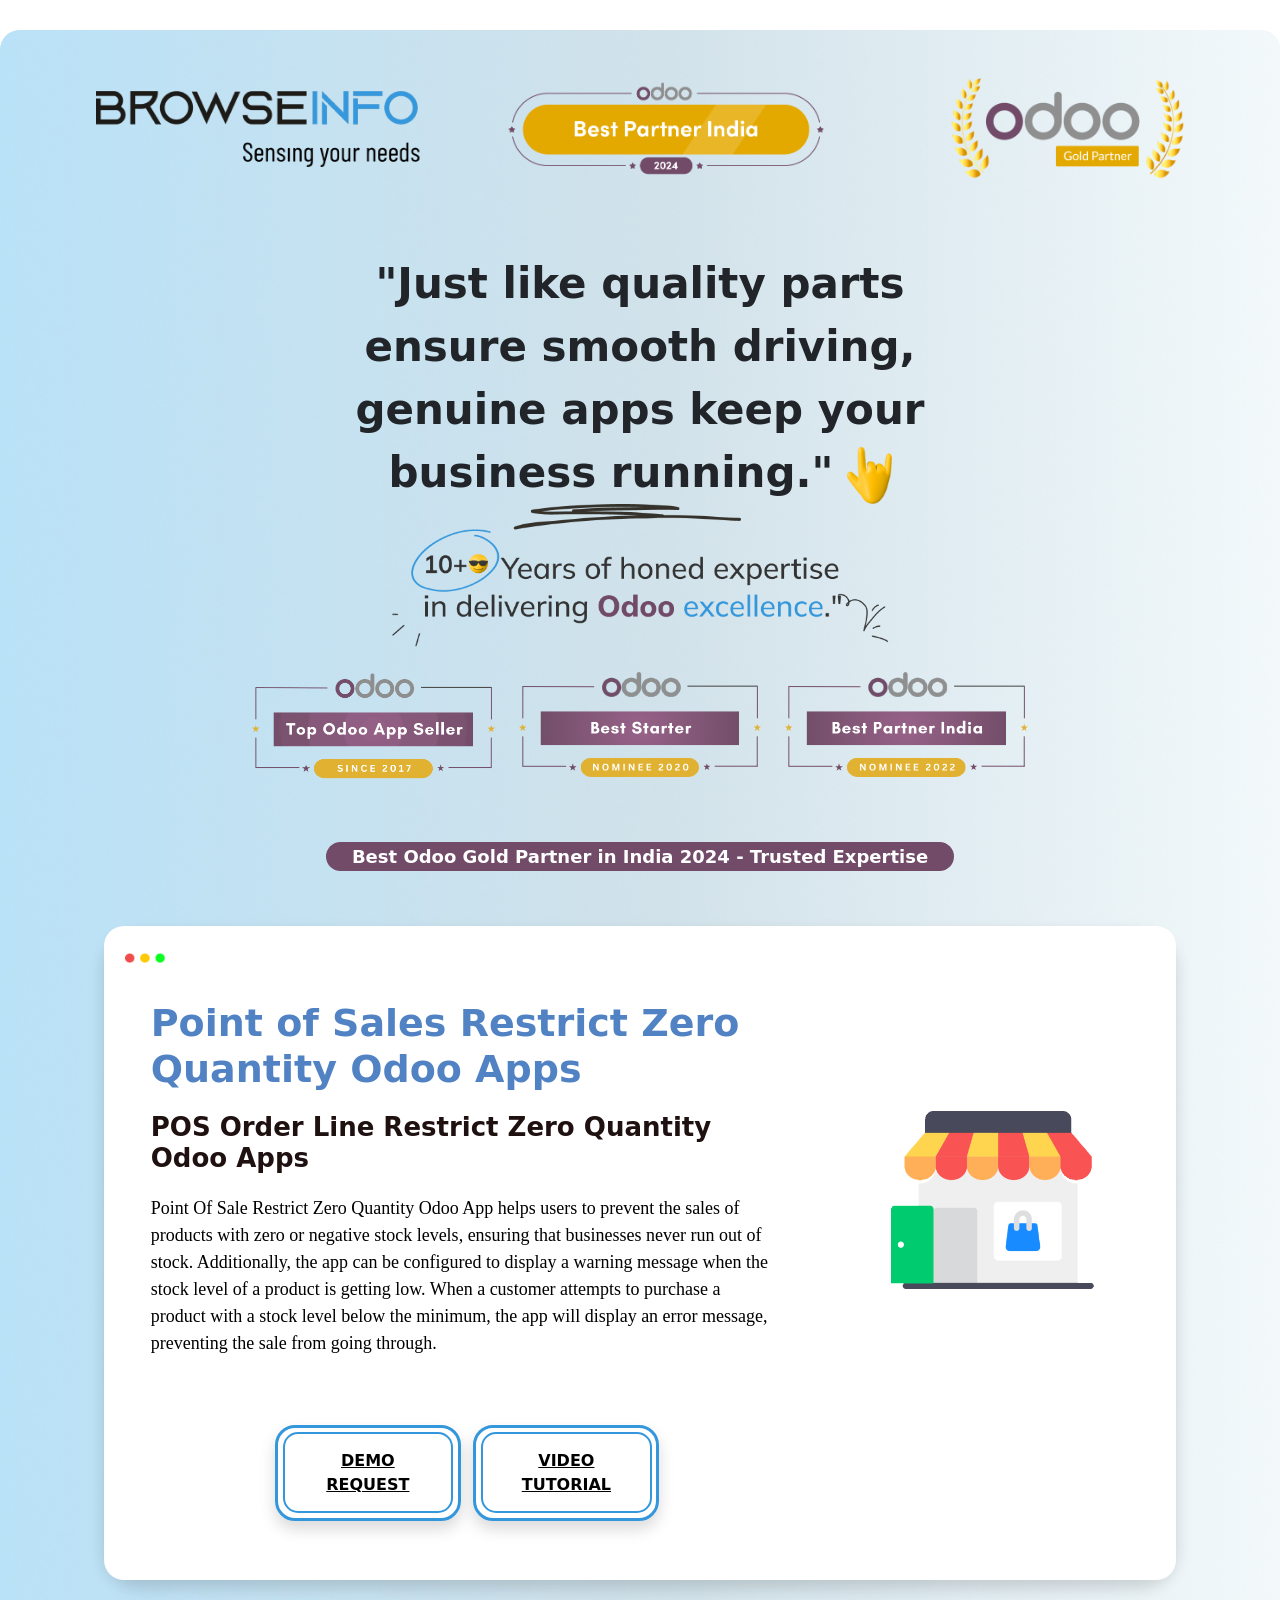
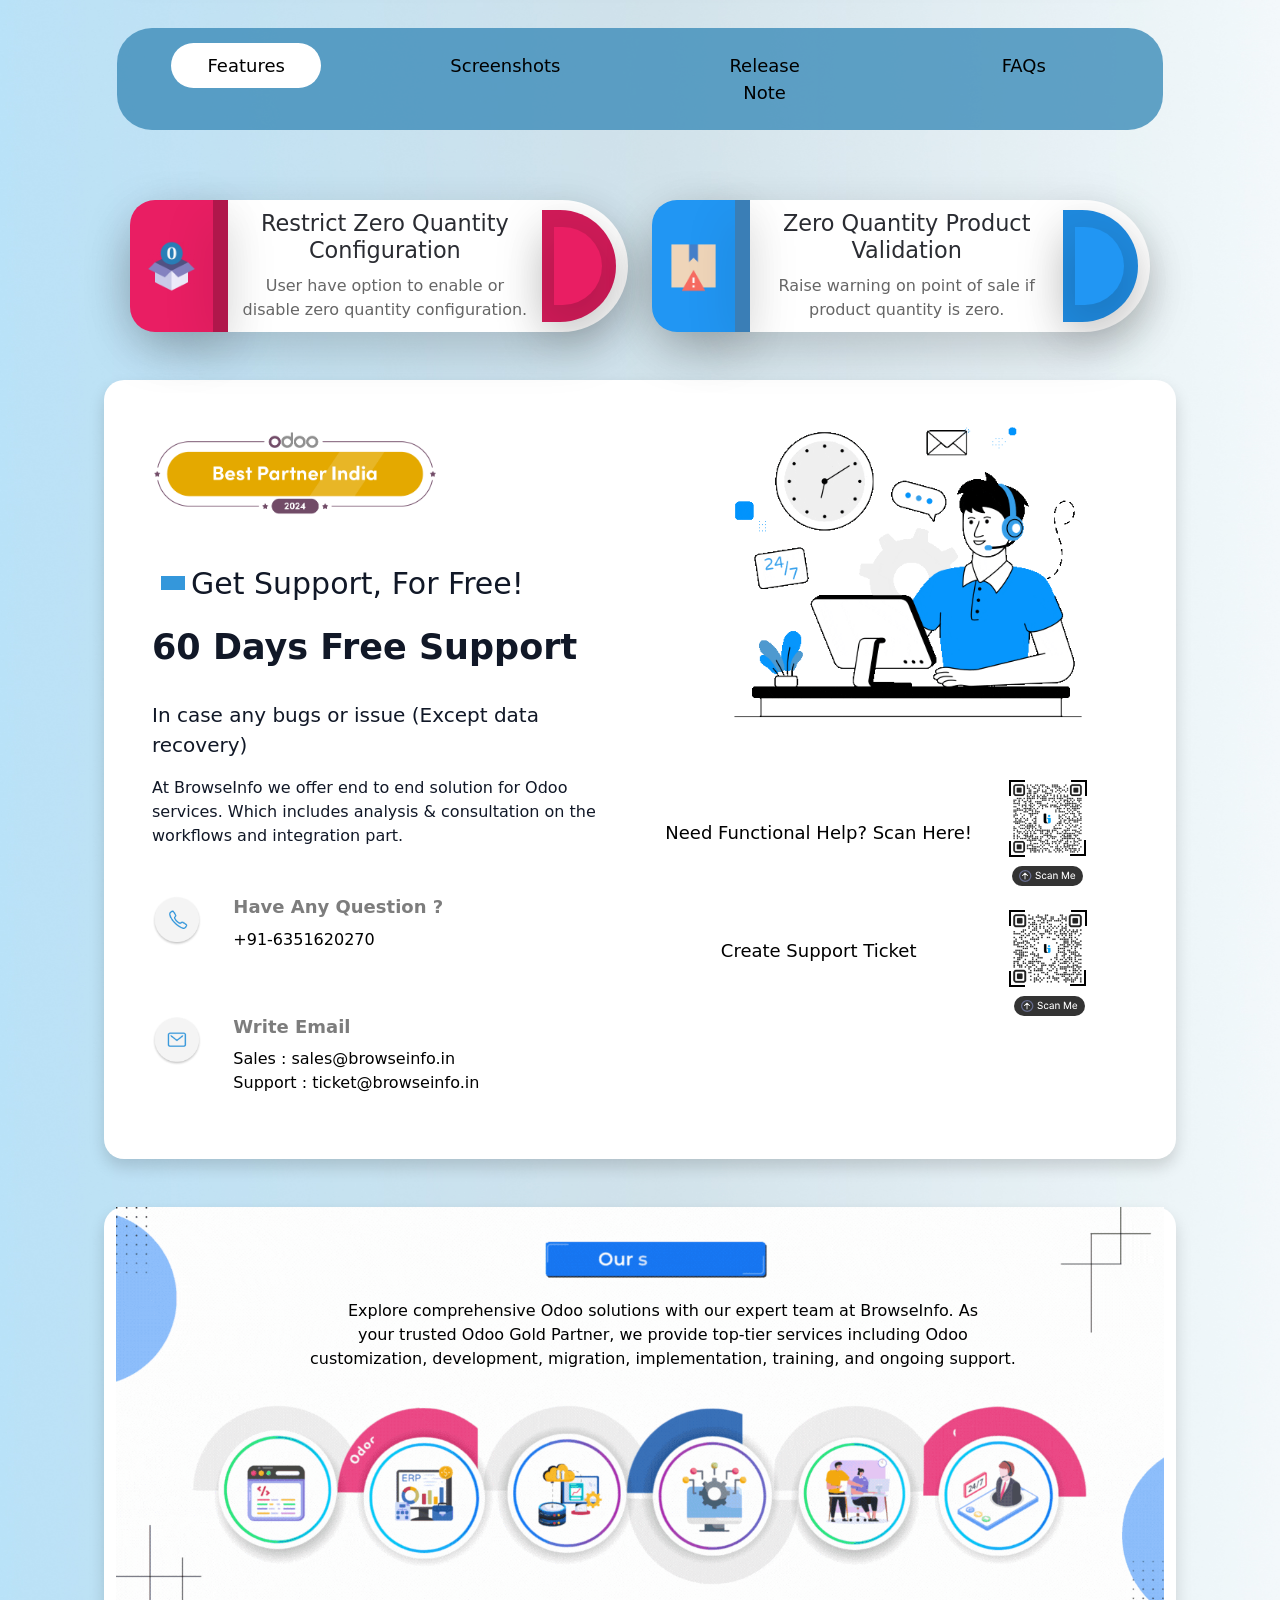
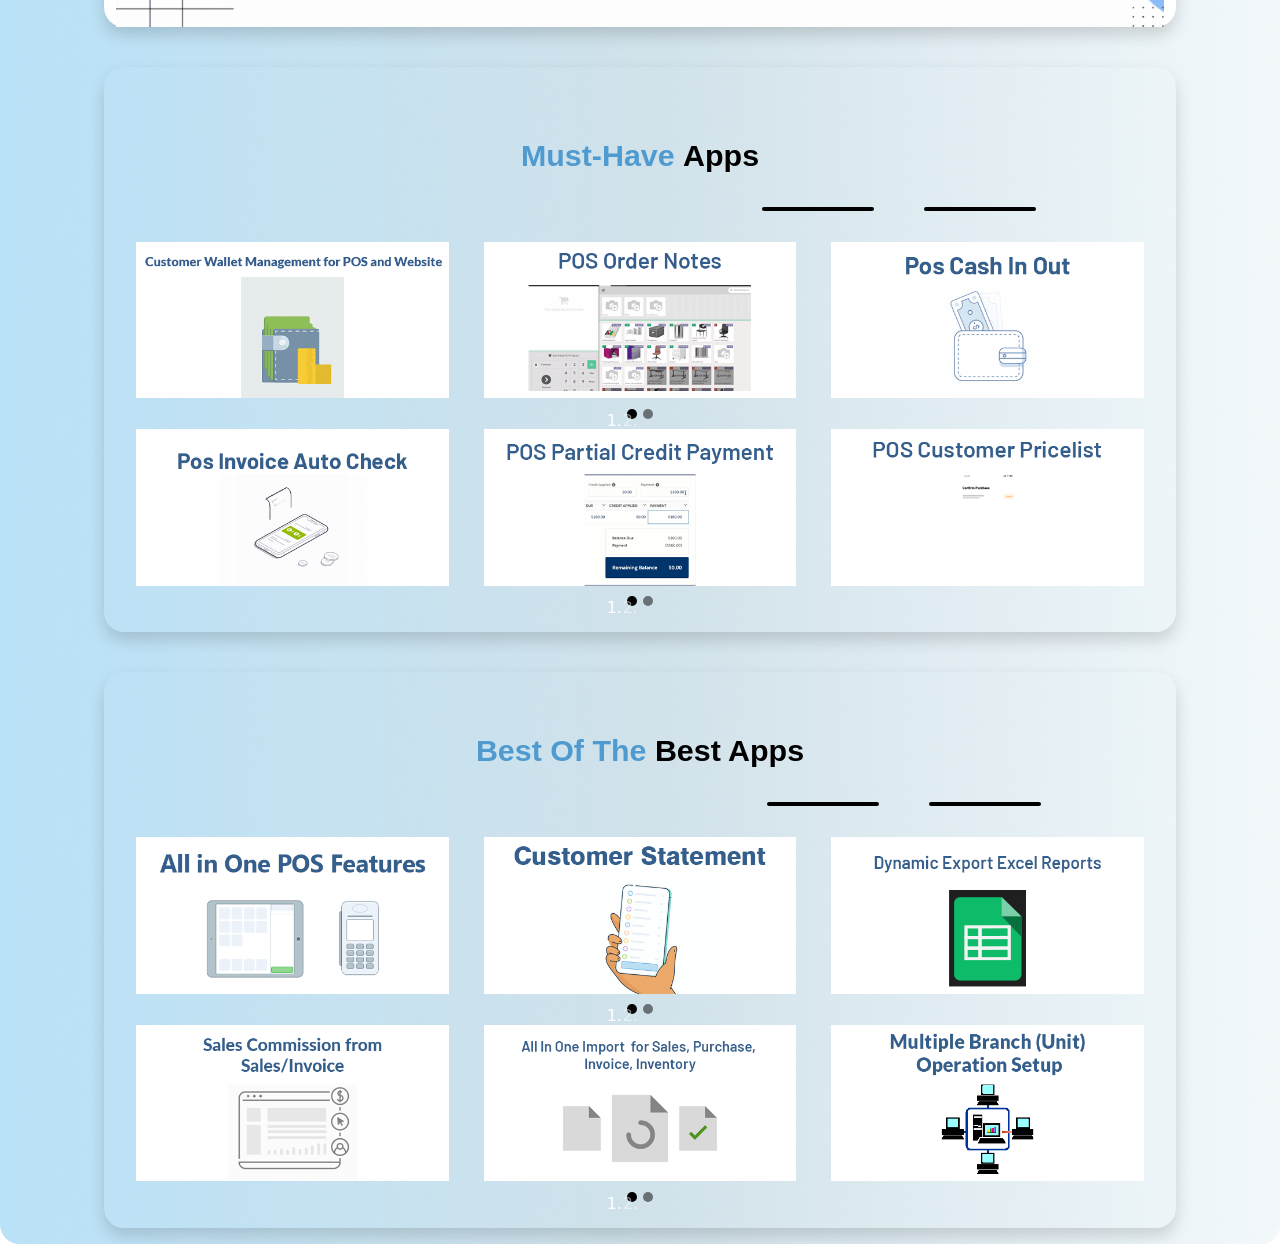
<file: bi_pos_restrict_zero_qty/static/description/index.html>
<!doctype html>
<html lang="en">
    <head>
        <meta charset="utf-8">
        <meta name="viewport" content="width=device-width, initial-scale=1">
        <link href="https://cdn.jsdelivr.net/npm/bootstrap@5.0.2/dist/css/bootstrap.min.css" rel="stylesheet" integrity="sha384-EVSTQN3/azprG1Anm3QDgpJLIm9Nao0Yz1ztcQTwFspd3yD65VohhpuuCOmLASjC" crossorigin="anonymous">
        <script type="text/javascript" src="https://cdnjs.cloudflare.com/ajax/libs/twitter-bootstrap/5.1.1/js/bootstrap.min.js"></script>
    </head>
    <body>
        <section>
            <div class="bg-white" style="margin-top:30px; border-radius:20px">
                <div class="position-relative overflow-hidden" style="border-radius:20px; background-color:#EDEBE9"><img src="assets/main_background.jpg" alt="Snow" class="h-100 w-100 position-absolute img-fluid" loading="lazy"><br><br>
                    <div>
                        <!-- Header Logo -->
                        <div style="text-align: center;">
                            <div class="position-relative">
                                <img src="assets/bi_header_logo.png" alt="Odoo Gold Partner" style="width: 85%;"/>
                                <img src="assets/best_partner.png" alt="Odoo Best Partner" class="position-absolute" style="width: 25%; margin-left: -53%;"/>
                            </div>
                            <div class="row">
                                <div class="col-6 zn-0" style="margin-left: 20px;"><img src="assets/in_flag.gif" style="width: 4%;" /> India&#160;&#160;&#160;|&#160; <img src="assets/ml_flag.gif" style="width: 4%;" /> Malaysia </div>
                            </div>
                        </div>
                    </div>
                    <div>
                        <div class="text-center position-relative zn-1 justify-content-center d-flex mt-5">
                            <div class="col-6">
                                <span style="font-size: 42px;">
                                    <b>"Just like quality parts ensure smooth driving, genuine apps keep your business running."</b>
                                    <img src="assets/yoyo.png" style="width: 7%;" />
                                </span>
                            </div>
                        </div>
                        <img src="assets/Header_Banner.png" class="img-fluid position-relative mb-3" alt="BrowseInfo" style="margin:0px auto;display: block; width: 40%;"/>
                    </div>
                    <div class="container position-relative" style="width: 70%;">
                        <div class="row p-5 pt-0">
                            <div class="col-4 zn-1">
                                <img src="assets/1.png" style="width: 100%; margin-top: 2px;">
                            </div>
                            <div class="col-4 zn-1">
                                <img src="assets/2.svg" style="width: 100%;">
                            </div>
                            <div class="col-4 zn-1">
                                <img src="assets/3.svg" style="width: 100%;">
                            </div>
                        </div>
                        <div class="text-center pb-4">
                            <span class="p-1" style="font-size: 18px; border-radius: 15px; background-color: #714B67; color: #fff; padding-left: 3% !important; padding-right: 3% !important;"><b>Best Odoo Gold Partner in India 2024 - Trusted Expertise</b></span>
                        </div>
                    </div>
                    <div class="row position-relative pt-lg-3 px-lg-5 pb-lg-3 p-md-4 p-3 mx-auto d-flex align-items-center" style="color:#333333; font-weight:500; font-size:16px; width:95%">
                        <div class="container" style="max-width:1320px">
                            <div class="row" style="display:flex;">

                                <section style="background-color: transparent !important;">
                                    <div class="container position-relative" style="text-align: center;color: white;">

                                        <section class="bg-transparent">
                                            <div class="container mt-3">
                                                <div class="row shadow" style="opacity: 5; border-radius: 35px;">
                                                    <div class="align-items-center" style="border-radius: 20px; padding: 1%;background-color:#fff ;"><img src="assets/web_icon.png" alt="BrowseInfo" class="float-start mt-3" style="text-align: left; width: 40px; margin-left: 1%;">

                                                        <!-- App Description -->
                                                        <div class="row mt-5 text-center ">
                                                            <div class="col-sm-6 col-lg-8 themed-grid-col mt-3 px-5">
                                                                <h1 style="font-size: 38px; color: #5082c4; margin-bottom: 20px; font-weight: bold;text-align:left;">

                                                                    Point of Sales Restrict Zero Quantity Odoo Apps

                                                                </h1>
                                                                <h3 class="oe_slogan bi_title" style="color: #201111; font-size: 26px; margin-bottom: 20px;text-align :left;"><b style="text-align:left;">

                                                                    POS Order Line Restrict Zero Quantity Odoo Apps

                                                                </b></h3>
                                                                <p style="font-family:Inter; font-style:normal; font-weight:normal; font-size:18px; line-height: 1.5; text-align:left; color:#000000; margin-bottom: 20px;">

                                                                    Point Of Sale Restrict Zero Quantity Odoo App helps users to prevent the sales of products with zero or negative stock levels, ensuring that businesses never run out of stock. Additionally, the app can be configured to display a warning message when the stock level of a product is getting low. When a customer attempts to purchase a product with a stock level below the minimum, the app will display an error message, preventing the sale from going through.

                                                                </p>
                                                                <br /><br />

                                                                <!-- Demo & Video Button -->

                                                                <div class="d-none d-lg-flex justify-content-center mb-5 align-items-center"><a class="button shadow" target="_blank" href="mailto:sales@browseinfo.in?Subject=Demo Request for Point of Sales Restrict Zero Quantity Odoo Apps" style="border-radius: 20px; padding: 4%; font-weight: bold; font-size: 15px; color: #000; border: 3px solid #3497DB; margin-left: 2%; width: 30%;">
                                                                        <div style="border: 2px solid #3497DB; border-radius: 15px; margin: -20px; padding: 11%; font-size: 16px;"> DEMO REQUEST </div>
                                                                    </a><a class="button shadow" target="_blank" href="https://youtu.be/6pUwaykhfQE" style="border-radius: 20px; padding: 4%; font-weight: bold; font-size: 15px; color: #000; border: 3px solid #3497DB; margin-left: 2%; width: 30%;">
                                                                        <div style="border: 2px solid #3497DB; border-radius: 15px; margin: -20px; padding: 11%; font-size: 16px;"> VIDEO TUTORIAL </div>
                                                                    </a>
                                                                </div>

                                                                <div class="d-lg-none d-sm-inline container">
                                                                    <div class="row justify-content-center">
                                                                        <div class="col-lg-3 mb-3" style="padding: 10px 0px; border: 3px solid #3497DB; border-radius: 20px; margin-right: 3%;">
                                                                            <a type="button" class="btn" href="mailto:sales@browseinfo.in?Subject=Demo Request for Point of Sales Restrict Zero Quantity Odoo Apps" style="padding: 5% 23%; border: 1.5px solid #3497DB; border-radius: 10px; margin: 0% 7%; font-size: 0.8rem; color: #000 !important;">
                                                                                DEMO REQUEST
                                                                            </a>
                                                                        </div>
                                                                        <div class="col-lg-3 mb-3" style="padding: 10px 0px; border: 3px solid #3497DB; border-radius: 20px;">
                                                                            <a type="button" class="btn" href="https://youtu.be/6pUwaykhfQE" style="padding: 5% 23%; border: 1.5px solid #3497DB; border-radius: 10px; margin: 0% 5%; font-size: 0.8rem; color: #000 !important;">
                                                                                VIDEO TUTORIAL
                                                                            </a>
                                                                        </div>
                                                                    </div>
                                                                </div>
                                                            </div>
                                                            <div class="col-sm-6 col-lg-4 themed-grid-col"><img src="assets/pos.gif" alt="BrowseInfo" class="float-start mt-5" style="text-align: center; width: 100%;"></div>
                                                        </div>
                                                    </div>
                                                </div>
                                            </div>
                                        </section>

                                        <!-- Menu Bar -->
                                        <section class="container mt-5 bg-transparent" style="text-align: center;">
                                            <div class="tabs-container" style="width: 100%; border-radius: 50px; padding: 0.6px; margin-bottom: 20px;">
                                                <ul role="tablist" class="nav nav-tabs justify-content-around" data-tabs="tabs" style="border:none; background-color: #3f8ebacf; padding: 5px; border-radius: 35px; margin:0 auto">
                                                    <li class="nav-item" style="border-radius:10px; background-color:transparent; margin-right:10px; padding: 1%; border-bottom:0"><a href="#feature_tab" data-bs-toggle="tab" aria-expanded="true" class="show nav-link active" style="width: 150px; font-size:18px; border-radius:25px; color:#000; border:1px solid transparent">Features</a></li>
                                                    <li class="nav-item" style="border-radius:10px;  background-color:transparent; margin-right:10px; padding: 1%; border-bottom:0"><a href="#screenshots_tab" data-bs-toggle="tab" aria-expanded="true" class="show nav-link" style="width: 150px; font-size:18px; border-radius:25px; color:#000; border:1px solid transparent">Screenshots</a></li>
                                                    <li class="nav-item" style="border-radius:10px; background-color:transparent; margin-right:10px; padding: 1%; border-bottom:0"><a href="#release_note_tab" data-bs-toggle="tab" aria-expanded="true" class="show nav-link" style="width: 150px; font-size:18px; border-radius:25px; color:#000; border:1px solid transparent">Release Note</a></li>
                                                    <li class="nav-item" style="border-radius:10px;  background-color:transparent; margin-right:10px; padding: 1%; border-bottom:0"><a href="#faq_tab" data-bs-toggle="tab" aria-expanded="true" class="show nav-link" style="width: 150px; font-size:18px; border-radius:25px; color:#000; border:1px solid transparent">FAQs</a></li>
                                                </ul>
                                            </div>
                                            <div class="tab-content">

                                                <!-- Features -->
                                                <div id="feature_tab" class="tab-pane active">

                                                    <!-- 1-2 -->
                                                    <div class="row justify-content-between d-inline-flex" style="width: 95%;">
                                                        <div class="col-lg-6 col-sm-12 p-0 bg-white shadow-lg row d-inline-flex" style="margin-top: 5%; border-radius: 100px; min-height: 125px;">
                                                            <div class="shadow-lg col-2 d-flex align-items-center justify-content-center" style="background-color: #E91E63; border-top-left-radius: 25px; border-bottom-left-radius: 25px;">
                                                                <img src="features/8021071.png" style="width: 90%;"/>
                                                            </div>
                                                            <div class="col-1 p-0 shadow-lg" style="background-color: #B0174B; width: 3%;">
                                                            </div>
                                                            <div class="col-6 d-grid align-items-center" style="padding: 10px; width: 63%;">
                                                                <h2 style="color: #2A2C32; margin: 0; font-size: 1.4em;">
                                                                Restrict Zero Quantity Configuration
                                                                </h2>
                                                                <p style="margin: 10px 0 0 0; color: #666; font-size: 1em;">
                                                                User have option to enable or disable zero quantity configuration.
                                                                </p>
                                                            </div>
                                                            <div class="col-2 d-flex align-items-center shadow-lg" style="border-radius: 0px 150px 150px 0; background-color: #CF1B58; margin: 2% 0%; width: 15%;">
                                                                <div class="circle1s shadow-lg" style="height: 70%; width: 95%; border-radius: 0px 100px 100px 0; background-color: #E91E63;"></div>
                                                            </div>
                                                        </div>

                                                        <div class="col-lg-6 col-sm-12 p-0 bg-white shadow-lg row d-inline-flex" style="margin-top: 5%; border-radius: 100px; min-height: 125px;">
                                                            <div class="shadow-lg col-2 d-flex align-items-center justify-content-center" style="background-color: #2196F3; border-top-left-radius: 25px; border-bottom-left-radius: 25px;">
                                                                <img src="features/5139322.png" style="width: 90%;"/>
                                                            </div>
                                                            <div class="col-1 p-0 shadow-lg" style="background-color: #3A7EB6; width: 3%;">
                                                            </div>
                                                            <div class="col-6 d-grid align-items-center" style="padding: 10px; width: 63%;">
                                                                <h2 style="color: #2A2C32; margin: 0; font-size: 1.4em;">
                                                                Zero Quantity Product Validation
                                                                </h2>
                                                                <p style="margin: 10px 0 0 0; color: #666; font-size: 1em;">
                                                                Raise warning on point of sale if product quantity is zero.
                                                                </p>
                                                            </div>
                                                            <div class="col-2 d-flex align-items-center shadow-lg" style="border-radius: 0px 150px 150px 0; background-color: #1F89DD; margin: 2% 0%; width: 15%;">
                                                                <div class="circle1s shadow-lg" style="height: 70%; width: 95%; border-radius: 0px 100px 100px 0; background-color: #2196F3;"></div>
                                                            </div>
                                                        </div>
                                                    </div>
                                                </div>

                                                <!-- Screenshots -->
                                                <div id="screenshots_tab" class="container tab-pane fade" style="text-align: left !important;">
                                                    <div class="row text-dark">
                                                        <!-- Screenshot Start -->
                                                        <!-- 1 -->
                                                        <div class="col-lg-8 col-sm-12 mt-5 mb-5">
                                                            <img src="1_pos_config.png" style="width: 100%; border-radius: 15px;">
                                                        </div>
                                                        <div class="col-lg-4 col-sm-12 mt-5 mb-5" style="display: flex; align-items: center;">
                                                            <div>
                                                                <h2>
                                                                    <b>Restrict Zero Quantity Configuration</b>
                                                                </h2>
                                                                <p class="mt-4"> User have option to enable and disable configuration for restrict zero quantity validation. </p>
                                                            </div>
                                                        </div>

                                                        <hr class="d-lg-none">

                                                        <!-- 2 -->
                                                        <div class="col-lg-4 col-sm-12 mt-5 mb-5" style="display: flex; align-items: center;">
                                                            <div>
                                                                <h2>
                                                                    <b>On Hand Qty</b>
                                                                </h2>
                                                                <p class="mt-4"> User can see product with zero on hand quantity. </p>
                                                            </div>
                                                        </div>
                                                        <div class="col-lg-8 col-sm-12 mt-5 mb-5">
                                                            <img src="2_onhand.png" style="width: 100%; border-radius: 15px;">
                                                        </div>

                                                        <hr class="d-lg-none">
                                                        <!-- Screenshot End -->

                                                        <!-- 3 -->
                                                        <div class="col-lg-8 col-sm-12 mt-5 mb-5">
                                                            <img src="3_warning.png" style="width: 100%; border-radius: 15px;">
                                                        </div>
                                                        <div class="col-lg-4 col-sm-12 mt-5 mb-5" style="display: flex; align-items: center;">
                                                            <div>
                                                                <h2>
                                                                    <b>Zero Quantity Product Validation</b>
                                                                </h2>
                                                                <p class="mt-4"> User can see warning when user selects product with zero quantity and click "Payment" button in point of sale screen. </p>
                                                            </div>
                                                        </div>

                                                        <hr class="d-lg-none">

                                                    </div>
                                                </div>


                                                <!-- Release Note -->
                                                <div id="release_note_tab" class="container tab-pane fade">
                                                    <div class="" style="margin-top: 30px; border-radius: 20px;">
                                                        <div class="col-12 px-0 pb-lg-5 position-relative overflow-hidden" style="border-radius: 20px;">
                                                            <div class="row position-relative pt-lg-5 px-lg-5 pb-lg-3 p-md-4 p-3 mx-auto d-flex align-items-center" style="color: #333333; font-weight: 500; font-size: 16px; width: 95%;">
                                                                <div class="container" style="max-width: 1320px;">
                                                                    <div class="row" style="display: flex; flex-wrap: wrap; padding: 35px 35px;">
                                                                        <!-- Version Start -->
                                                                        <div class="row mb-3 pt-3 pb-3 text-center">
                                                                            <div class="col-md-6 themed-grid-col">
                                                                                <h3 class="mbr-section-subtitle mbr-fonts-style display-5" style="line-height: 139%; font-size: 1.5rem; word-break: break-word; word-wrap: break-word; font-weight: 400;">
                                                                                    <strong style="font-weight: bold; line-height: 139%;"> Version : <code style="font-size: 1.3rem; color: red;"> 18.0.0.0 </code>
                                                                                    </strong>
                                                                                    <br>
                                                                                    <span class="font-italic" style="font-style: italic;">30 October 2024</span>
                                                                                </h3>
                                                                            </div>
                                                                            <div class="col-md-6 themed-grid-col">
                                                                                <p style="font-style:normal; font-weight:normal; font-size:18px; line-height:162.5%; text-align:center; color:#000000"> Initial release of the app.</p>
                                                                            </div>
                                                                            <hr style="height: 0.3rem; width: 90%; color: black; margin-left: 75px;">
                                                                        </div>
                                                                        <!-- Version End -->
                                                                    </div>
                                                                </div>
                                                            </div>
                                                        </div>
                                                    </div>
                                                </div>


                                                <!-- FAQs -->
                                                <div id="faq_tab" class="container tab-pane fade">
                                                    <div id="faq" style="margin-top:40px; border-radius:20px">
                                                        <div class="col-12 px-0 pb-lg-5 position-relative overflow-hidden" style="border-radius:20px;">
                                                            <div class="row position-relative px-lg-5 pb-lg-3 p-md-4 p-3 mx-auto d-flex align-items-center" style="color:#333333; font-weight:500; font-size:16px; width:95%">
                                                                <div class="container" style="max-width: 1320px;">
                                                                    <div class="m-4">
                                                                        <div class="accordion" id="bi_faq">
                                                                            <div class="accordion-item" style="background-color: transparent; border: none;">
                                                                                <h2 class="accordion-header" id="faq_one">
                                                                                    <a class="accordion-button" data-bs-toggle="collapse" data-bs-target="#faq_one_ans" aria-expanded="true" aria-controls="faq_one_ans" style="background-color: transparent;text-decoration: none !important;">
                                                                                        <span style="font-style:normal; font-weight:normal; font-size:18px; line-height:162.5%; text-align:center; color:#000000"> Can I Use this module with Odoo Online ? </span>
                                                                                    </a>
                                                                                </h2>
                                                                                <div id="faq_one_ans" class="accordion-collapse collapse" data-parent="#accordion" aria-labelledby="faq_one">
                                                                                    <div class="accordion-body" style=" font-style:normal; font-weight:normal; font-size:18px; line-height:162.5%; color:#000000; background: #ffff;text-align: left;"> This Odoo app can not be used with Odoo Online (SaaS). </div>
                                                                                </div>
                                                                            </div>
                                                                            <div class="accordion-item" style="background-color: transparent;     border: none;">
                                                                                <h2 class="accordion-header" id="faq_two">
                                                                                    <a class="accordion-button" data-bs-toggle="collapse" data-bs-target="#faq_two_ans" aria-expanded="true" aria-controls="faq_two_ans" style="background-color: transparent !important; text-decoration: none !important;">
                                                                                        <span style="font-style:normal; font-weight:normal; font-size:18px; line-height:162.5%; text-align:center; color:#000000">Do I got free support when I buy an App ? </span>
                                                                                    </a>
                                                                                </h2>
                                                                                <div id="faq_two_ans" class="accordion-collapse collapse" data-parent="#accordion" aria-labelledby="faq_two">
                                                                                    <div class="accordion-body" style=" font-style:normal; font-weight:normal; font-size:18px; line-height:162.5%; color:#000000; background: #ffff;text-align: left;"> Yes, <strong> 60 Days Free Support</strong> Is provided with module in case any bug or issue with module. </div>
                                                                                </div>
                                                                            </div>
                                                                            <div class="accordion-item" style="background-color: transparent;     border: none;">
                                                                                <h2 class="accordion-header" id="faq_three">
                                                                                    <a class="accordion-button" data-bs-toggle="collapse" data-bs-target="#faq_three_ans" aria-expanded="true" aria-controls="faq_three_ans" style="background-color: transparent !important; text-decoration: none !important;">
                                                                                        <span style="font-style:normal; font-weight:normal; font-size:18px; line-height:162.5%; text-align:center; color:#000000"> Do I have to buy module for each version ? </span>
                                                                                    </a>
                                                                                </h2>
                                                                                <div id="faq_three_ans" class="accordion-collapse collapse" data-parent="#accordion" aria-labelledby="faq_three">
                                                                                    <div class="accordion-body" style=" font-style:normal; font-weight:normal; font-size:18px; line-height:162.5%; color:#000000; background: #ffff; text-align: left;">
                                                                                        <strong>Yes,</strong> Starting version 13.0, Every version of the module is sold separately.
                                                                                    </div>
                                                                                </div>
                                                                            </div>
                                                                            <div class="accordion-item" style="background-color: transparent;     border: none;">
                                                                                <h2 class="accordion-header" id="faq_four">
                                                                                    <a class="accordion-button" data-bs-toggle="collapse" data-bs-target="#faq_four_ans" aria-expanded="true" aria-controls="faq_four_ans" style="    background-color: transparent !important; text-decoration: none !important;">
                                                                                        <span style="font-style:normal; font-weight:normal; font-size:18px; line-height:162.5%; text-align:center; color:#000000"> How can I install the module I bought ? </span>
                                                                                    </a>
                                                                                </h2>
                                                                                <div id="faq_four_ans" class="accordion-collapse collapse" data-parent="#accordion" aria-labelledby="faq_four">
                                                                                    <div class="accordion-body" style=" font-style:normal; font-weight:normal; font-size:18px; line-height:162.5%; color:#000000; background: #ffff; text-align: left;"> You need to copy paste the module that is inside the zip file to your addons folder. If you are installing the module into an existing database, you need to enable the Technical Features to click on Apps > Update Modules List. Your new module will now appear in the list of modules that you can install. </div>
                                                                                </div>
                                                                            </div>
                                                                            <div class="accordion-item" style="    background-color: transparent; border: none;">
                                                                                <h2 class="accordion-header" id="faq_five">
                                                                                    <a class="accordion-button" data-bs-toggle="collapse" data-bs-target="#faq_five_ans" aria-expanded="true" aria-controls="faq_five_ans" style="    background-color: transparent !important; text-decoration: none !important;">
                                                                                        <span style="font-style:normal; font-weight:normal; font-size:18px; line-height:162.5%; text-align:center; color:#000000"> The module I bought doesn't work, What should I do ? </span>
                                                                                    </a>
                                                                                </h2>
                                                                                <div id="faq_five_ans" class="accordion-collapse collapse" data-parent="#accordion" aria-labelledby="faq_five">
                                                                                    <div class="accordion-body" style="font-style:normal; font-weight:normal; font-size:18px; line-height:162.5%; color:#000000; background: #ffff; text-align: left;"> Please raise your ticket to use on <a href="mailto:ticket@browseinfo.in" style="color:blue;">
                                                                                            <strong>ticket@browseinfo.in</strong>
                                                                                        </a> We will back to you shortly. </div>
                                                                                </div>
                                                                            </div>
                                                                        </div>
                                                                    </div>
                                                                </div>
                                                            </div>
                                                        </div>
                                                    </div>
                                                </div>
                                            </div>
                                        </section>

                                        <!-- Support -->
                                        <section class="mt-5 bg-transparent">
                                            <div class="container">
                                                <div class="row shadow mt-5 bg-white" style="border-radius: 20px;">
                                                    <div class="col-lg-6 col-sm-12 ps-5" style="text-align: left;">
                                                        <div class="mt-5">
                                                            <img src="assets/best_partner.png" style="width: 60%;">
                                                        </div>
                                                        <div class="row mt-5">
                                                            <div class="rectangle" style="text-align: right; height: 14px; width: 2px; background-color: #3497DB; margin-top: 10px; margin-left: 21px;"></div>
                                                            <div class="col-10 mb-3">
                                                                <h2 class="text-left" style="text-align: left; font-size: 30px; color: #111827; margin-left: -6px;">Get Support, For Free! </h2>
                                                            </div>
                                                        </div>
                                                        <h2 class="text-left" style="font-weight: bold; font-size: 35px; color: #111827;"> 60 Days Free Support </h2>
                                                        <br />
                                                        <p class="detail-box lh-base" style="font-size: 20px; color: #111827;">In case any bugs or issue (Except data recovery)</p>
                                                        <p class="detail-box lh-base" style="font-size: 16px; color: #111827;"> At BrowseInfo we offer end to end solution for Odoo services. Which includes analysis & consultation on the workflows and integration part. </p>
                                                        <div class="container mt-5 ps-0">
                                                            <div class="row">
                                                                <div class="col-2">
                                                                    <img src="assets/call.png" width="50" height="50">
                                                                </div>
                                                                <div class="col-8" style="text-align: left;">
                                                                    <h4 style="font-size: 18px;font-weight: 700;margin: 0 0 10px 0; color: #7D7D7D;">Have Any Question ?</h4>
                                                                    <p style="color: black;">+91-6351620270</p>
                                                                </div>
                                                            </div>
                                                            <div class="row mt-5 mb-5">
                                                                <div class="col-2">
                                                                    <img src="assets/mail.png" width="50" height="50">
                                                                </div>
                                                                <div class="col-8" style="text-align: left;">
                                                                    <h4 style="font-size: 18px;font-weight: 700;margin: 0 0 10px 0; color: #7D7D7D;">Write Email</h4>
                                                                    <p style="color: black;"> Sales : sales@browseinfo.in <br /> Support : ticket@browseinfo.in </p>
                                                                </div>
                                                            </div>
                                                        </div>
                                                    </div>
                                                    <div class="col-lg-6 col-lg-6 text-center pb-5">
                                                        <img src="assets/support_image.gif" style="width: 75%;">
                                                        <br />
                                                        <div class="row align-items-center mt-3">
                                                            <div class="col-8">
                                                                <span style="color: black; font-size: 18px;">Need Functional Help? Scan Here!</span>
                                                            </div>
                                                            <div class="col-4">
                                                                <img src="assets/Functional_QR.svg" class="float-start h-auto img-fluid w-auto" style="">
                                                            </div>
                                                            <div class="w-100"></div>
                                                            <div class="col-8">
                                                                <span style="color: black; font-size: 18px;">Create Support Ticket</span>
                                                            </div>
                                                            <div class="col-4 mt-4">
                                                                <img src="assets/Support_QR.svg" class="float-start h-auto img-fluid w-auto" style="">
                                                            </div>
                                                        </div>
                                                    </div>
                                                </div>
                                            </div>
                                        </section>

                                        <!-- Our Services -->
                                        <section class="bg-transparent">
                                            <div class="container">
                                                <div class="row align-items-center shadow bg-white mt-5" style="border-radius: 20px; ">
                                                    <img src="assets/BI_services.gif" alt="Snow" style="width:100%;">
                                                    <div class="centered position-absolute" style="margin-bottom: 15%; color: black; text-wrap: balance; width: 90%; margin-left: 6%;"> Explore comprehensive Odoo solutions with our expert team at BrowseInfo. As your trusted Odoo Gold Partner, we provide top-tier services including Odoo customization, development, migration, implementation, training, and ongoing support. </div>
                                                </div>
                                            </div>
                                        </section>


                                        <!-- Must Have Apps -->
                                        <section class="container shadow bg-transparent" style="background-color: #fafbff; padding: 15px; border-radius: 20px; margin-top: 40px !important;">
                                            <br>
                                            <br>
                                            <div class="container align-items-center" style="margin-bottom:10px; margin-top: 10px;">
                                                <h2 class="mb-3" style="font-family:'Inter', sans-serif; font-style:normal; font-weight:bold; font-size:calc(1.1rem + 1vw); line-height:103%; text-transform:capitalize; color:#4F9ACF; text-align: center; margin-bottom: 5rem !important;"> Must-Have <span style="color:#000000; font-weight:600; font-size:calc(1.1rem + 1vw)"> Apps </span>
                                                </h2>
                                                <div class="divider-custom" style="margin: 1.25rem; width: 100%; display: flex;justify-content: center; align-items: center; width: 100%; padding-right: calc(var(--bs-gutter-x)* 0.5); padding-left: 260px; margin-right: auto; margin-left: 135px; margin-top: -55px;">
                                                    <div class="divider-custom-line" style=" width: 100%; max-width: 7rem; height: 0.25rem; background-color: #000000; border-radius: 1rem; border-color: #000000;"></div>
                                                    <div style="font-size: 2rem; margin-top:-22px;" class="divider-custom-icon">
                                                        <span style="display: inline-block; height: 1em; overflow: visible; vertical-align: -0.125em; padding-left: 25px; padding-right: 25px; color:black;" class="fa fa-plus-circle"></span>
                                                    </div>
                                                    <div style=" width: 100%; max-width: 7rem;height: 0.25rem; background-color: #000000;border-radius: 1rem; border-color: #000000;" class="divider-custom-line"></div>
                                                </div>
                                            </div>
                                            <div id="RelatedAppCarouselOne" class="row carousel slide mt64 mb32" data-bs-ride="carousel" data-interval="80000">
                                                <div class="carousel-inner text-center">
                                                    <div class="carousel-item active">
                                                        <div class="col-xs-12 col-sm-4 col-md-4 mb16 mt16" style="float:left">
                                                            <a href="https://apps.odoo.com/apps/modules/18.0/bi_internal_wallet/" target="_blank">
                                                                <img src="related/bi_internal_wallet.gif" style="width: 90%;">
                                                            </a>
                                                        </div>
                                                        <div class="col-xs-12 col-sm-4 col-md-4 mb16 mt16" style="float:left">
                                                            <a href="https://apps.odoo.com/apps/modules/18.0/bi_pos_order_note/" target="_blank">
                                                                <img src="related/bi_pos_order_note.gif" style="width: 90%;">
                                                            </a>
                                                        </div>
                                                        <div class="col-xs-12 col-sm-4 col-md-4 mb16 mt16" style="float:left">
                                                            <a href="https://apps.odoo.com/apps/modules/18.0/pos_cash_in_out_odoo/" target="_blank">
                                                                <img src="related/pos_cash_in_out_odoo.gif" style="width: 90%;">
                                                            </a>
                                                        </div>
                                                    </div>
                                                    <div class="carousel-item">
                                                        <div class="col-xs-12 col-sm-4 col-md-4 mb16 mt16" style="float:left">
                                                            <a href="https://apps.odoo.com/apps/modules/18.0/pos_branch/" target="_blank">
                                                                <img src="related/pos_branch.gif" style="width: 90%;">
                                                            </a>
                                                        </div>
                                                        <div class="col-xs-12 col-sm-4 col-md-4 mb16 mt16" style="float:left">
                                                            <a href="https://apps.odoo.com/apps/modules/18.0/pos_logo_change/" target="_blank">
                                                                <img src="related/pos_logo_change.gif" style="width: 90%;">
                                                            </a>
                                                        </div>
                                                        <div class="col-xs-12 col-sm-4 col-md-4 mb16 mt16" style="float:left">
                                                            <a href="https://apps.odoo.com/apps/modules/18.0/pos_loyalty_odoo/" target="_blank">
                                                                <img src="related/pos_loyalty_odoo.gif" style="width: 90%;">
                                                            </a>
                                                        </div>
                                                    </div>
                                                    <a class="carousel-control-prev" href="#RelatedAppCarouselOne" data-bs-slide="prev" style="width:35px;">
                                                        <span class="">
                                                            <i class="fa fa-chevron-left" style="font-size:24px"></i>
                                                        </span>
                                                    </a>
                                                    <a class="carousel-control-next" href="#RelatedAppCarouselOne" data-bs-slide="next" style="width:35px;">
                                                        <span class="">
                                                            <i class="fa fa-chevron-right" style="font-size:24px"></i>
                                                        </span>
                                                    </a>
                                                </div>
                                                <ol class="carousel-indicators position-relative" style="margin: 1% 0%;">
                                                    <li data-bs-target="#RelatedAppCarouselOne" data-bs-slide-to="0" class="active" style="background-color: #000; width: 10px; border-radius: 15px; height: 10px; border-top: 0px; border-bottom: 0px;"></li>
                                                    <li data-bs-target="#RelatedAppCarouselOne" data-bs-slide-to="1" style="background-color: #000; width: 10px; border-radius: 15px; height: 10px; border-top: 0px; border-bottom: 0px;"></li>
                                                </ol>
                                            </div>
                                            <div id="RelatedAppCarouselTwo" class="row carousel slide mt64 mb32" data-bs-ride="carousel" data-interval="80000">
                                                <div class="carousel-inner text-center">
                                                    <div class="carousel-item active">
                                                        <div class="col-xs-12 col-sm-4 col-md-4 mb16 mt16" style="float:left">
                                                            <a href="https://apps.odoo.com/apps/modules/18.0/pos_invoice_auto_check/" target="_blank">
                                                                <img src="related/pos_invoice_auto_check.gif" style="width: 90%;">
                                                            </a>
                                                        </div>
                                                        <div class="col-xs-12 col-sm-4 col-md-4 mb16 mt16" style="float:left">
                                                            <a href="https://apps.odoo.com/apps/modules/18.0/pos_partial_payment/" target="_blank">
                                                                <img src="related/pos_partial_payment.gif" style="width: 90%;">
                                                            </a>
                                                        </div>
                                                        <div class="col-xs-12 col-sm-4 col-md-4 mb16 mt16" style="float:left">
                                                            <a href="https://apps.odoo.com/apps/modules/18.0/bi_pos_customer_pricelist/" target="_blank">
                                                                <img src="related/bi_pos_customer_pricelist.gif" style="width: 90%;">
                                                            </a>
                                                        </div>
                                                    </div>
                                                    <div class="carousel-item">
                                                        <div class="col-xs-12 col-sm-4 col-md-4 mb16 mt16" style="float:left">
                                                            <a href="https://apps.odoo.com/apps/modules/18.0/pos_service_charge/" target="_blank">
                                                                <img src="related/pos_service_charge.gif" style="width: 90%;">
                                                            </a>
                                                        </div>
                                                        <div class="col-xs-12 col-sm-4 col-md-4 mb16 mt16" style="float:left">
                                                            <a href="https://apps.odoo.com/apps/modules/18.0/pos_orders_reprint/" target="_blank">
                                                                <img src="related/pos_orders_reprint.gif" style="width: 90%;">
                                                            </a>
                                                        </div>
                                                        <div class="col-xs-12 col-sm-4 col-md-4 mb16 mt16" style="float:left">
                                                            <a href="https://apps.odoo.com/apps/modules/18.0/bi_pos_items_count/" target="_blank">
                                                                <img src="related/bi_pos_items_count.gif" style="width: 90%;">
                                                            </a>
                                                        </div>
                                                    </div>
                                                    <a class="carousel-control-prev" href="#RelatedAppCarouselTwo" data-bs-slide="prev" style="width:35px;">
                                                        <span class="">
                                                            <i class="fa fa-chevron-left" style="font-size:24px"></i>
                                                        </span>
                                                    </a>
                                                    <a class="carousel-control-next" href="#RelatedAppCarouselTwo" data-bs-slide="next" style="width:35px;">
                                                        <span class="">
                                                            <i class="fa fa-chevron-right" style="font-size:24px"></i>
                                                        </span>
                                                    </a>
                                                </div>
                                                <ol class="carousel-indicators position-relative" style="margin: 1% 0%;">
                                                    <li data-bs-target="#RelatedAppCarouselTwo" data-bs-slide-to="0" class="active" style="background-color: #000; width: 10px; border-radius: 15px; height:10px; border-top: 0px; border-bottom: 0px;"></li>
                                                    <li data-bs-target="#RelatedAppCarouselTwo" data-bs-slide-to="1" style="background-color: #000; width: 10px; border-radius: 15px; height:10px; border-top: 0px; border-bottom: 0px;"></li>
                                                </ol>
                                            </div>
                                        </section>


                                        <!-- Best of the best Apps -->
                                        <section class="container shadow bg-transparent" style="background-color: #fafbff; padding: 15px; border-radius: 20px; margin-top: 40px !important;">
                                            <br>
                                            <br>
                                            <div class="container align-items-center" style="margin-bottom:10px;">
                                                <h2 class="mb-3" style="font-family:'Inter', sans-serif; font-style:normal; font-weight:bold; font-size:calc(1.1rem + 1vw); line-height:103%; text-transform:capitalize; color:#4F9ACF; text-align: center; margin-bottom: 5rem !important;"> Best of the <span style="color:#000000; font-weight:600; font-size:calc(1.1rem + 1vw)"> Best Apps</span>
                                                </h2>
                                                <div class="divider-custom" style="margin: 1.25rem; width: 100%; display: flex;justify-content: center; align-items: center; width: 100%; padding-right: calc(var(--bs-gutter-x)* 0.5); padding-left: 269px; margin-right: auto; margin-left: 135px; margin-top: -55px;">
                                                    <div class="divider-custom-line" style=" width: 100%; max-width: 7rem; height: 0.25rem; background-color: #000000; border-radius: 1rem; border-color: #000000;"></div>
                                                    <div style="font-size: 2rem; margin-top:-22px;" class="divider-custom-icon">
                                                        <span style="display: inline-block; height: 1em; overflow: visible; vertical-align: -0.125em; padding-left: 25px; padding-right: 25px; color:black;" class="fa fa-check-square"></span>
                                                    </div>
                                                    <div style=" width: 100%; max-width: 7rem;height: 0.25rem; background-color: #000000;border-radius: 1rem; border-color: #000000;" class="divider-custom-line"></div>
                                                </div>
                                            </div>
                                            <div id="DemandedAppCarouselOne" class="row carousel slide mt64 mb32" data-bs-ride="carousel" data-interval="80000">
                                                <div class="carousel-inner text-center">
                                                    <div class="carousel-item active">
                                                        <div class="col-xs-12 col-sm-4 col-md-4 mb16 mt16" style="float:left">
                                                            <a href="https://apps.odoo.com/apps/modules/18.0/pos_orders_all/" target="_blank">
                                                                <img src="demanded/pos_orders_all.gif" style="width: 90%;">
                                                            </a>
                                                        </div>
                                                        <div class="col-xs-12 col-sm-4 col-md-4 mb16 mt16" style="float:left">
                                                            <a href="https://apps.odoo.com/apps/modules/18.0/bi_customer_overdue_statement/" target="_blank">
                                                                <img src="demanded/bi_customer_overdue_statement.gif" style="width: 90%;">
                                                            </a>
                                                        </div>
                                                        <div class="col-xs-12 col-sm-4 col-md-4 mb16 mt16" style="float:left">
                                                            <a href="https://apps.odoo.com/apps/modules/18.0/generic_excel_reports/" target="_blank">
                                                                <img src="demanded/generic_excel_reports.gif" style="width: 90%;">
                                                            </a>
                                                        </div>
                                                    </div>
                                                    <div class="carousel-item">
                                                        <div class="col-xs-12 col-sm-4 col-md-4 mb16 mt16" style="float:left">
                                                            <a href="https://apps.odoo.com/apps/modules/18.0/product_bundle_all/" target="_blank">
                                                                <img src="demanded/product_bundle_all.gif" style="width: 90%;">
                                                            </a>
                                                        </div>
                                                        <div class="col-xs-12 col-sm-4 col-md-4 mb16 mt16" style="float:left">
                                                            <a href="https://apps.odoo.com/apps/modules/18.0/car_repair_industry/" target="_blank">
                                                                <img src="demanded/car_repair_industry.gif" style="width: 90%;">
                                                            </a>
                                                        </div>
                                                        <div class="col-xs-12 col-sm-4 col-md-4 mb16 mt16" style="float:left">
                                                            <a href="https://apps.odoo.com/apps/modules/18.0/odoo_website_wallet/" target="_blank">
                                                                <img src="demanded/odoo_website_wallet.gif" style="width: 90%;">
                                                            </a>
                                                        </div>
                                                    </div>
                                                    <a class="carousel-control-prev" href="#DemandedAppCarouselOne" data-bs-slide="prev" style="width:35px;">
                                                        <span class="">
                                                            <i class="fa fa-chevron-left" style="font-size:24px"></i>
                                                        </span>
                                                    </a>
                                                    <a class="carousel-control-next" href="#DemandedAppCarouselOne" data-bs-slide="next" style="width:35px;">
                                                        <span class="">
                                                            <i class="fa fa-chevron-right" style="font-size:24px"></i>
                                                        </span>
                                                    </a>
                                                </div>
                                                <ol class="carousel-indicators position-relative" style="margin: 1% 0%;">
                                                    <li data-bs-target="#DemandedAppCarouselOne" data-bs-slide-to="0" class="active" style="background-color: #000; width: 10px; border-radius: 15px; height:10px; border-top: 0px; border-bottom: 0px;"></li>
                                                    <li data-bs-target="#DemandedAppCarouselOne" data-bs-slide-to="1" style="background-color: #000; width: 10px; border-radius: 15px; height:10px; border-top: 0px; border-bottom: 0px;"></li>
                                                </ol>
                                            </div>
                                            <div id="DemandedAppCarouselTwo" class="row carousel slide mt64 mb32" data-bs-ride="carousel" data-interval="80000">
                                                <div class="carousel-inner text-center">
                                                    <div class="carousel-item active">
                                                        <div class="col-xs-12 col-sm-4 col-md-4 mb16 mt16" style="float:left">
                                                            <a href="https://apps.odoo.com/apps/modules/18.0/sales_commission_generic/" target="_blank">
                                                                <img src="demanded/sales_commission_generic.gif" style="width: 90%;">
                                                            </a>
                                                        </div>
                                                        <div class="col-xs-12 col-sm-4 col-md-4 mb16 mt16" style="float:left">
                                                            <a href="https://apps.odoo.com/apps/modules/18.0/bi_generic_import/" target="_blank">
                                                                <img src="demanded/bi_generic_import.gif" style="width: 90%;">
                                                            </a>
                                                        </div>
                                                        <div class="col-xs-12 col-sm-4 col-md-4 mb16 mt16" style="float:left">
                                                            <a href="https://apps.odoo.com/apps/modules/18.0/branch/" target="_blank">
                                                                <img src="demanded/branch.gif" style="width: 90%;">
                                                            </a>
                                                        </div>
                                                    </div>
                                                    <div class="carousel-item">
                                                        <div class="col-xs-12 col-sm-4 col-md-4 mb16 mt16" style="float:left">
                                                            <a href="https://apps.odoo.com/apps/modules/18.0/bi_inter_company_transfer/" target="_blank">
                                                                <img src="demanded/bi_inter_company_transfer.gif" style="width: 90%;">
                                                            </a>
                                                        </div>
                                                        <div class="col-xs-12 col-sm-4 col-md-4 mb16 mt16" style="float:left">
                                                            <a href="https://apps.odoo.com/apps/modules/18.0/bi_loyalty_generic/" target="_blank">
                                                                <img src="demanded/bi_loyalty_generic.gif" style="width: 90%;">
                                                            </a>
                                                        </div>
                                                        <div class="col-xs-12 col-sm-4 col-md-4 mb16 mt16" style="float:left">
                                                            <a href="https://apps.odoo.com/apps/modules/18.0/margin/" target="_blank">
                                                                <img src="demanded/margin.gif" style="width: 90%;">
                                                            </a>
                                                        </div>
                                                    </div>
                                                    <a class="carousel-control-prev" href="#DemandedAppCarouselTwo" data-bs-slide="prev" style="width:35px;">
                                                        <span class="">
                                                            <i class="fa fa-chevron-left" style="font-size:24px"></i>
                                                        </span>
                                                    </a>
                                                    <a class="carousel-control-next" href="#DemandedAppCarouselTwo" data-bs-slide="next" style="width:35px;">
                                                        <span class="">
                                                            <i class="fa fa-chevron-right" style="font-size:24px"></i>
                                                        </span>
                                                    </a>
                                                </div>
                                                <ol class="carousel-indicators position-relative" style="margin: 1% 0%;">
                                                    <li data-bs-target="#DemandedAppCarouselTwo" data-bs-slide-to="0" class="active" style="background-color: #000; width: 10px; border-radius: 15px; height:10px; border-top: 0px; border-bottom: 0px;"></li>
                                                    <li data-bs-target="#DemandedAppCarouselTwo" data-bs-slide-to="1" style="background-color: #000; width: 10px; border-radius: 15px; height:10px; border-top: 0px; border-bottom: 0px;"></li>
                                                </ol>
                                            </div>
                                        </section>

                                    </div>
                                </section>
                            </div>
                        </div>
                    </div>
                </div>
            </div>
            </div>
        </section>
    </body>
</html>
</file>
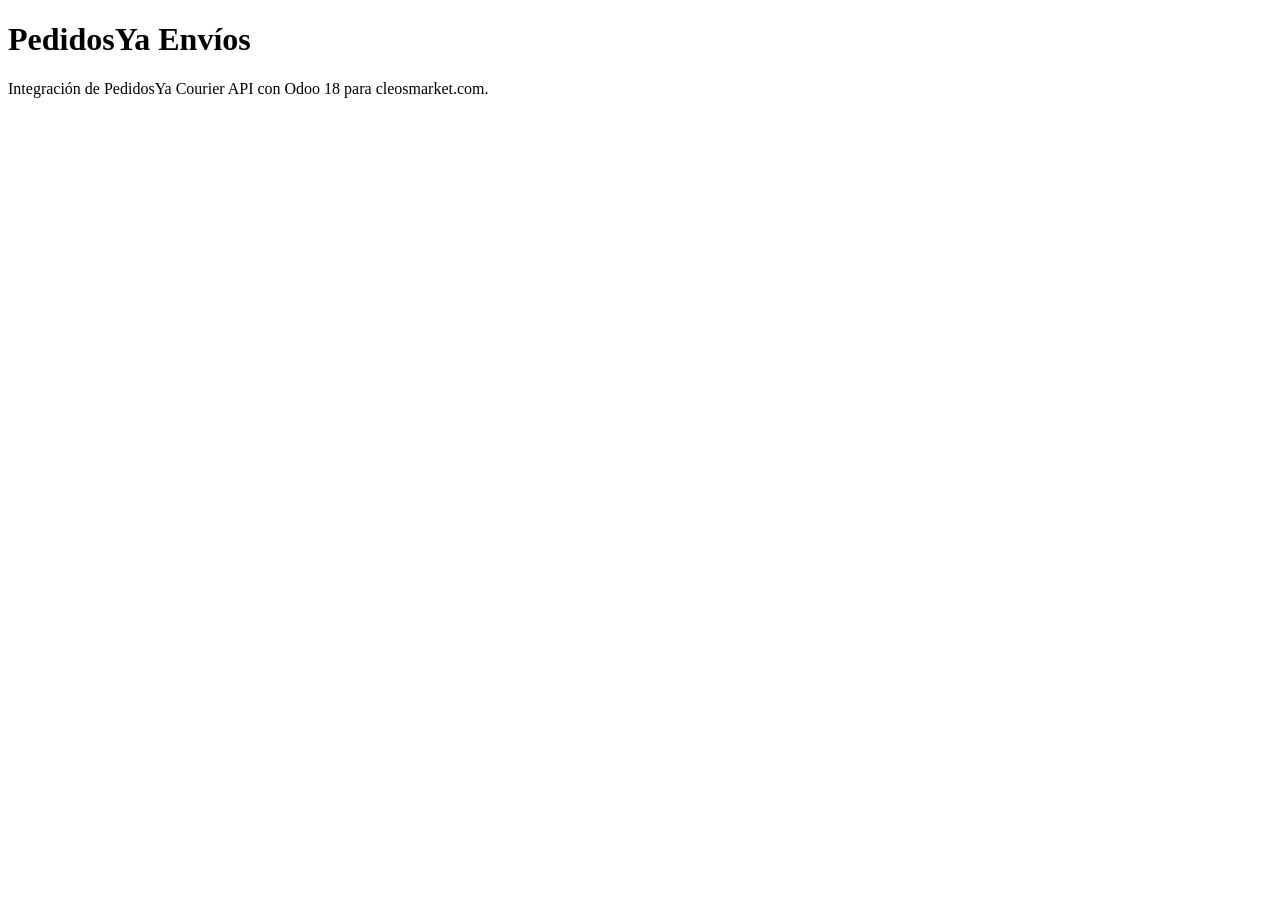
<file: delivery_pedidosya/static/description/index.html>
<!DOCTYPE html>
<html>
<head>
    <meta charset="utf-8"/>
    <title>PedidosYa Envíos</title>
</head>
<body>
    <h1>PedidosYa Envíos</h1>
    <p>Integración de PedidosYa Courier API con Odoo 18 para cleosmarket.com.</p>
</body>
</html>
</file>
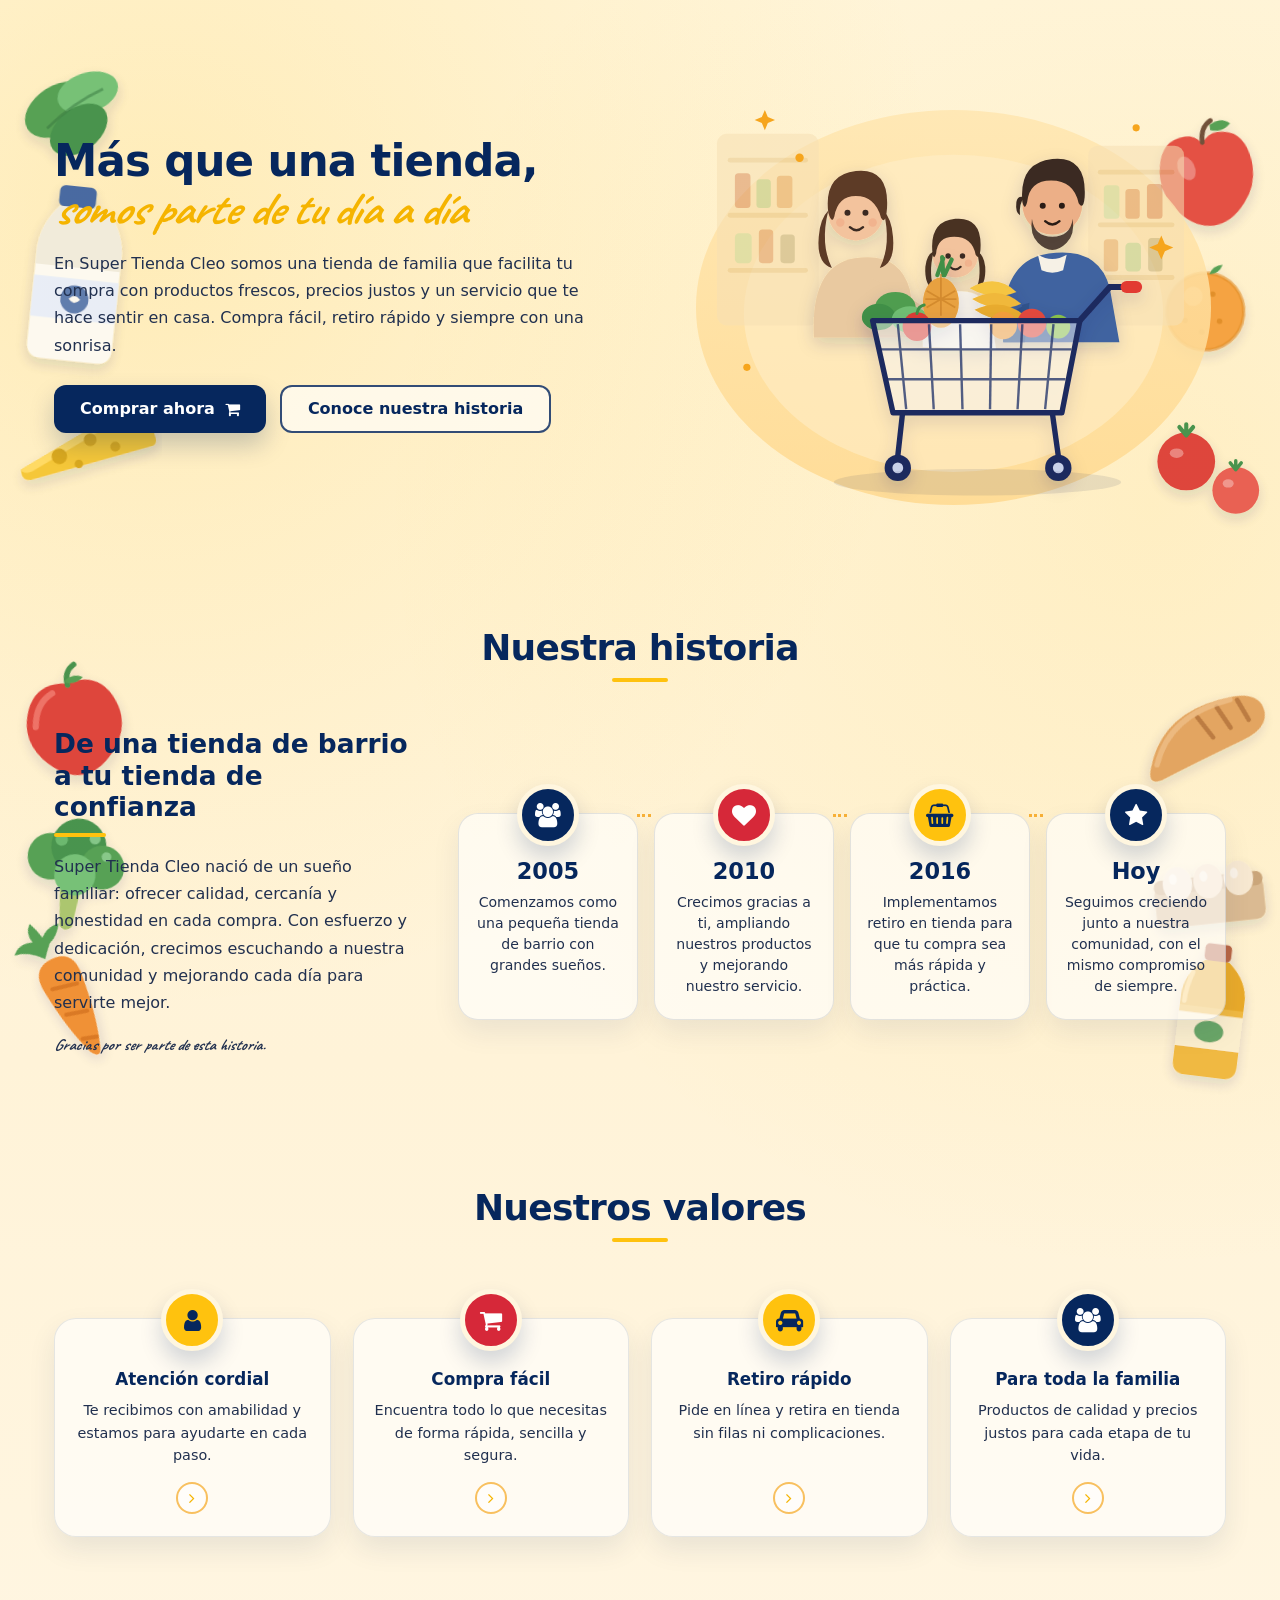
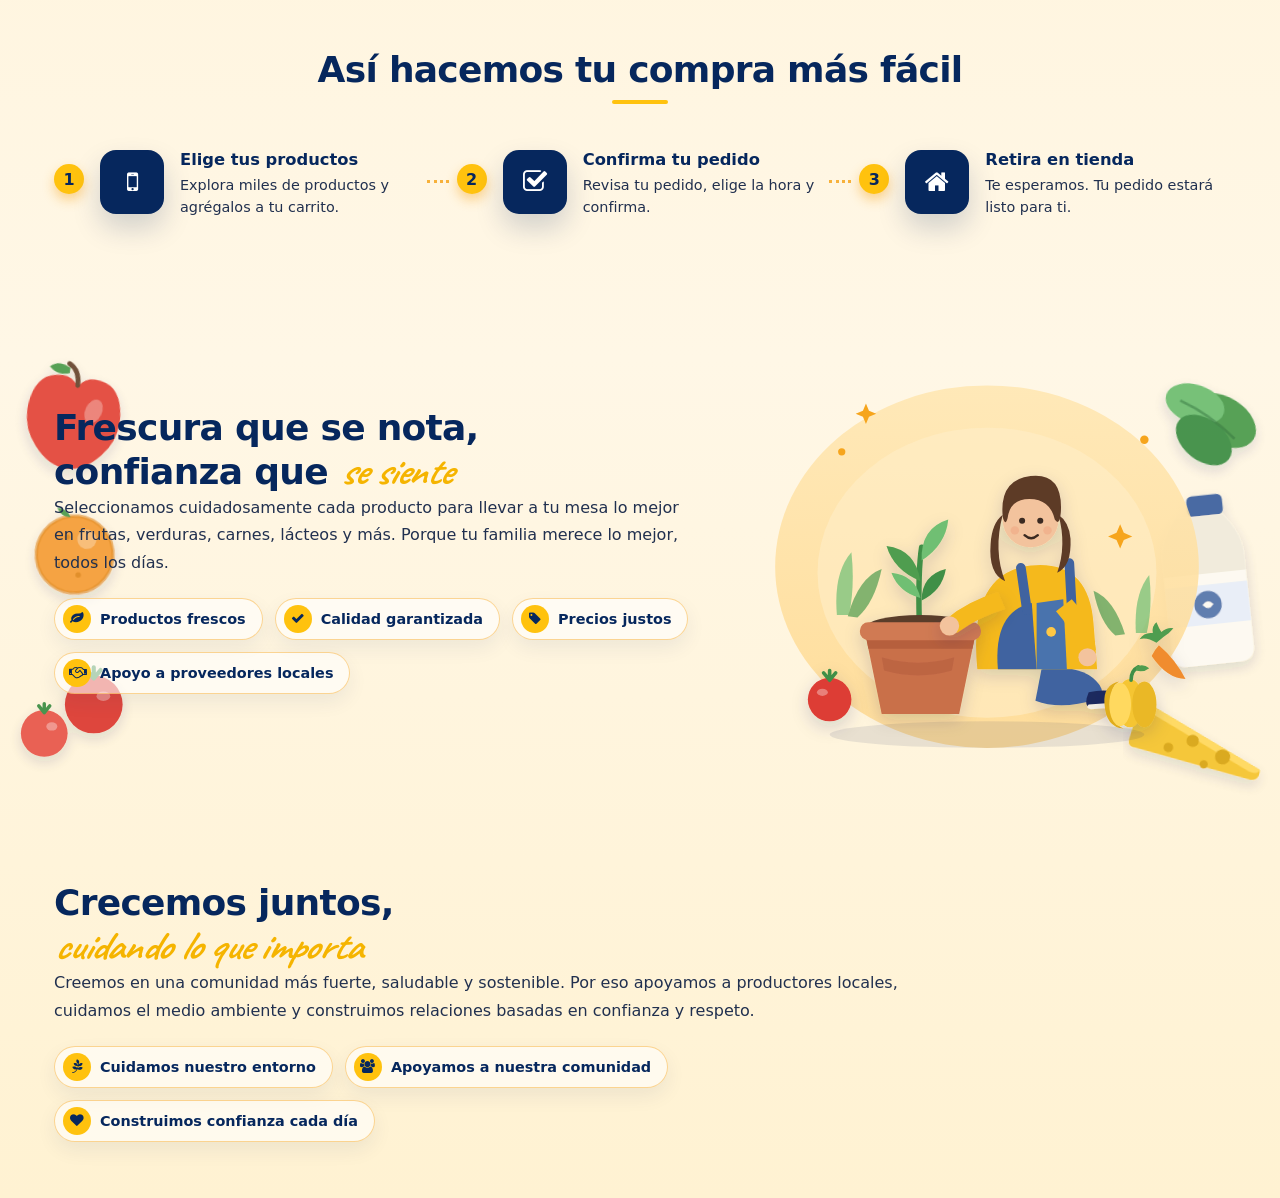
<file: Sitio_web_cleosmarket/preview_sobre_nosotros.html>
<!DOCTYPE html>
<html lang="es">
<head>
<meta charset="utf-8"/>
<meta name="viewport" content="width=device-width, initial-scale=1"/>
<title>Vista previa - Sobre Nosotros | Super Tienda Cleo</title>
<link href="https://cdnjs.cloudflare.com/ajax/libs/font-awesome/4.7.0/css/font-awesome.min.css" rel="stylesheet"/>
<link href="https://fonts.googleapis.com/css2?family=Caveat:wght@600;700&display=swap" rel="stylesheet"/>
<style>
body { font-family: system-ui, -apple-system, 'Segoe UI', Roboto, sans-serif; margin: 0; }
/* ============================================================
   PÁGINA SOBRE NOSOTROS (v8 — autosuficiente)
   Rejilla propia con CSS Grid: NO depende de Bootstrap.
   Todas las columnas usan minmax(0, 1fr): imposible desbordar.
   Breakpoints: <576 móvil, ≥576 móvil grande, ≥768 tablet,
   ≥992 laptop, ≥1200 escritorio ancho.
   ============================================================ */

.cleo-about-page {
    position: relative;
    overflow-x: hidden;
    background:
        radial-gradient(circle at 12% 8%, rgba(255, 194, 14, 0.18), transparent 28%),
        radial-gradient(circle at 90% 18%, rgba(255, 194, 14, 0.12), transparent 30%),
        linear-gradient(180deg, #fff6df 0%, #fff3d8 38%, #fff7e6 70%, #fff2d2 100%);
    color: #06275d;
}

.cleo-about-page * ,
.cleo-about-page *::before,
.cleo-about-page *::after {
    box-sizing: border-box;
}

.cleo-about-page img {
    max-width: 100%;
    height: auto;
}

.cleo-about-page section {
    position: relative;
    padding: 56px 0;
}

/* Contenedor propio (no usa .container de Bootstrap) */
.cleo-about-container {
    position: relative;
    z-index: 2;
    width: 100%;
    max-width: 1220px;
    margin: 0 auto;
    padding: 0 24px;
}

/* ---------- Rejillas propias ---------- */
.cleo-about-grid {
    display: grid;
    grid-template-columns: minmax(0, 1fr);
    gap: 36px;
    align-items: center;
}

@media (min-width: 992px) {
    .cleo-about-grid--hero      { grid-template-columns: minmax(0, 1.02fr) minmax(0, 0.98fr); gap: 48px; }
    .cleo-about-grid--story     { grid-template-columns: minmax(0, 0.95fr) minmax(0, 2.05fr); gap: 48px; }
    .cleo-about-grid--freshness { grid-template-columns: minmax(0, 1.35fr) minmax(0, 1fr);    gap: 48px; }
}

/* En móvil la ilustración del hero va arriba */
@media (max-width: 991.98px) {
    .cleo-about-grid--hero .cleo-about-grid__media { order: -1; }
}

/* ---------- Tipografía ---------- */
.cleo-about-script {
    font-family: "Caveat", Georgia, "Segoe Script", "Brush Script MT", cursive;
    font-style: italic;
    font-weight: 700;
    color: #f5b400;
}

.cleo-about-h1 {
    margin: 0 0 16px;
    color: #06275d;
    font-size: clamp(2rem, 3.4vw, 2.75rem);
    line-height: 1.06;
    font-weight: 900;
    letter-spacing: -0.02em;
}

.cleo-about-h1 span,
.cleo-about-h1 em {
    display: block;
}

.cleo-about-h1 .cleo-about-script {
    font-size: 1.08em;
}

.cleo-about-h2 {
    color: #06275d;
    font-weight: 900;
    font-size: clamp(1.55rem, 3vw, 2.25rem);
    line-height: 1.14;
    letter-spacing: -0.02em;
    margin: 0;
}

.cleo-about-h2 .cleo-about-script {
    font-size: 1.12em;
}

.cleo-about-h3 {
    color: #06275d;
    font-weight: 900;
    font-size: clamp(1.3rem, 2.2vw, 1.65rem);
    line-height: 1.2;
    margin: 0 0 16px;
    position: relative;
    padding-bottom: 14px;
}

.cleo-about-h3::after {
    content: "";
    position: absolute;
    left: 0;
    bottom: 0;
    width: 52px;
    height: 4px;
    border-radius: 99px;
    background: #ffc20e;
}

.cleo-about-heading {
    text-align: center;
    margin-bottom: 46px;
}

.cleo-about-h2--underline {
    display: inline-block;
    position: relative;
    padding-bottom: 14px;
}

.cleo-about-h2--underline::after {
    content: "";
    position: absolute;
    left: 50%;
    transform: translateX(-50%);
    bottom: 0;
    width: 56px;
    height: 4px;
    border-radius: 99px;
    background: #ffc20e;
}

.cleo-about-page p {
    color: #21304f;
    font-size: 1rem;
    line-height: 1.7;
    margin: 0 0 16px;
}

.cleo-about-lead {
    max-width: 540px;
}

.cleo-about-thanks {
    color: #06275d;
    font-size: 1.5rem;
    margin-bottom: 0;
}

/* ---------- Decoraciones laterales ---------- */
.cleo-about-deco {
    position: absolute;
    z-index: 0;
    pointer-events: none;
    user-select: none;
    display: none;
}

@media (min-width: 1200px) {
    .cleo-about-deco {
        display: block;
        opacity: 0.95;
    }

    .cleo-about-deco--left-top     { top: 40px;   left: -8px;   width: 170px; }
    .cleo-about-deco--right-top    { top: 90px;   right: -8px;  width: 165px; }
    .cleo-about-deco--left-mid     { top: 60px;   left: -10px;  width: 165px; }
    .cleo-about-deco--right-mid    { bottom: 30px; right: -10px; width: 160px; }
    .cleo-about-deco--left-bottom  { bottom: 40px; left: -8px;   width: 165px; transform: scaleX(-1); }
    .cleo-about-deco--right-bottom { bottom: 20px; right: -8px;  width: 165px; transform: scaleX(-1); }
}

/* ---------- HERO ---------- */
.cleo-about-hero {
    padding-top: 64px;
}

.cleo-about-hero__actions {
    display: flex;
    flex-wrap: wrap;
    gap: 14px;
    margin-top: 26px;
}

.cleo-about-btn {
    display: inline-flex;
    align-items: center;
    justify-content: center;
    gap: 10px;
    min-height: 48px;
    padding: 0 26px;
    border-radius: 12px;
    font-weight: 800;
    text-decoration: none;
    transition: transform 0.22s ease, box-shadow 0.22s ease, background 0.22s ease, color 0.22s ease;
}

.cleo-about-btn:hover {
    transform: translateY(-2px);
    text-decoration: none;
}

.cleo-about-btn--primary {
    background: #06275d;
    color: #ffffff;
    box-shadow: 0 12px 24px rgba(6, 39, 93, 0.22);
}

.cleo-about-btn--primary:hover {
    background: #ffc20e;
    color: #06275d;
}

.cleo-about-btn--secondary {
    background: rgba(255, 255, 255, 0.62);
    color: #06275d;
    border: 2px solid rgba(6, 39, 93, 0.82);
}

.cleo-about-btn--secondary:hover {
    background: #ffffff;
    color: #06275d;
    box-shadow: 0 10px 22px rgba(6, 39, 93, 0.12);
}

.cleo-about-hero__visual {
    text-align: center;
}

.cleo-about-hero__visual img {
    width: 100%;
    max-width: 560px;
    animation: cleo-about-float 5.5s ease-in-out infinite;
}

/* ---------- Iconos circulares flotantes ---------- */
.cleo-about-icon {
    position: absolute;
    top: -30px;
    left: 50%;
    transform: translateX(-50%);
    width: 62px;
    height: 62px;
    border-radius: 50%;
    display: inline-flex;
    align-items: center;
    justify-content: center;
    color: #ffffff;
    font-size: 24px;
    border: 5px solid #fff6df;
    box-shadow: 0 12px 22px rgba(6, 39, 93, 0.18);
    z-index: 2;
}

.cleo-about-icon--blue   { background: #06275d; }
.cleo-about-icon--red    { background: #d62839; }
.cleo-about-icon--yellow { background: #ffc20e; color: #06275d; }

/* ---------- Línea de tiempo ---------- */
.cleo-about-timeline {
    display: grid;
    grid-template-columns: repeat(2, minmax(0, 1fr));
    gap: 52px 16px;
    padding-top: 30px;
}

@media (min-width: 992px) {
    .cleo-about-timeline {
        grid-template-columns: repeat(4, minmax(0, 1fr));
        gap: 16px;
    }
}

.cleo-about-timeline__card {
    position: relative;
    padding: 44px 16px 22px;
    border-radius: 20px;
    background: rgba(255, 255, 255, 0.62);
    border: 1px solid rgba(6, 39, 93, 0.11);
    box-shadow: 0 12px 28px rgba(6, 39, 93, 0.08);
    text-align: center;
    transition: transform 0.22s ease, box-shadow 0.22s ease;
}

.cleo-about-timeline__card:hover {
    transform: translateY(-6px);
    box-shadow: 0 18px 36px rgba(6, 39, 93, 0.14);
}

.cleo-about-timeline__card strong {
    display: block;
    color: #06275d;
    font-size: 1.4rem;
    font-weight: 900;
    margin-bottom: 8px;
}

.cleo-about-timeline__card p {
    margin: 0;
    font-size: 0.88rem;
    line-height: 1.5;
}

@media (min-width: 992px) {
    .cleo-about-timeline__card:not(:last-child)::after {
        content: "";
        position: absolute;
        top: 0;
        right: -14px;
        width: 14px;
        border-top: 3px dotted rgba(246, 165, 29, 0.85);
    }
}

/* ---------- Tarjetas de valores ---------- */
.cleo-about-values__grid {
    display: grid;
    grid-template-columns: minmax(0, 1fr);
    gap: 52px 22px;
    padding-top: 30px;
}

@media (min-width: 576px) {
    .cleo-about-values__grid {
        grid-template-columns: repeat(2, minmax(0, 1fr));
    }
}

@media (min-width: 992px) {
    .cleo-about-values__grid {
        grid-template-columns: repeat(4, minmax(0, 1fr));
    }
}

.cleo-about-value-card {
    position: relative;
    display: flex;
    flex-direction: column;
    align-items: center;
    padding: 46px 18px 22px;
    border-radius: 22px;
    background: rgba(255, 255, 255, 0.62);
    border: 1px solid rgba(6, 39, 93, 0.10);
    box-shadow: 0 12px 28px rgba(6, 39, 93, 0.09);
    text-align: center;
    transition: transform 0.22s ease, box-shadow 0.22s ease, border-color 0.22s ease;
}

.cleo-about-value-card:hover {
    transform: translateY(-8px);
    border-color: rgba(255, 194, 14, 0.85);
    box-shadow: 0 22px 42px rgba(6, 39, 93, 0.16);
}

.cleo-about-value-card h3 {
    color: #06275d;
    font-size: 1.05rem;
    font-weight: 900;
    margin: 4px 0 10px;
}

.cleo-about-value-card p {
    font-size: 0.9rem;
    line-height: 1.55;
    margin: 0 0 16px;
    flex-grow: 1;
}

.cleo-about-value-card__arrow {
    display: inline-flex;
    align-items: center;
    justify-content: center;
    width: 32px;
    height: 32px;
    border-radius: 50%;
    color: #f5b400;
    border: 2px solid rgba(246, 165, 29, 0.7);
    background: rgba(255, 255, 255, 0.55);
}

/* ---------- Pasos de compra ---------- */
.cleo-about-steps__row {
    display: grid;
    grid-template-columns: minmax(0, 1fr);
    gap: 28px;
}

@media (min-width: 768px) {
    .cleo-about-steps__row {
        grid-template-columns: repeat(3, minmax(0, 1fr));
        gap: 36px;
    }
}

.cleo-about-step {
    position: relative;
    display: flex;
    align-items: flex-start;
    gap: 16px;
}

.cleo-about-step__number {
    flex: 0 0 auto;
    width: 30px;
    height: 30px;
    margin-top: 14px;
    border-radius: 50%;
    background: #ffc20e;
    color: #06275d;
    display: inline-flex;
    align-items: center;
    justify-content: center;
    font-weight: 900;
    box-shadow: 0 6px 12px rgba(246, 165, 29, 0.45);
}

.cleo-about-step__icon {
    flex: 0 0 auto;
    width: 64px;
    height: 64px;
    border-radius: 16px;
    background: #06275d;
    color: #ffffff;
    display: inline-flex;
    align-items: center;
    justify-content: center;
    font-size: 26px;
    box-shadow: 0 14px 28px rgba(6, 39, 93, 0.18);
}

.cleo-about-step h3 {
    color: #06275d;
    font-size: 1.02rem;
    font-weight: 900;
    margin: 0 0 6px;
}

.cleo-about-step p {
    margin: 0;
    font-size: 0.9rem;
    line-height: 1.5;
}

@media (min-width: 768px) {
    .cleo-about-step:not(:last-child)::after {
        content: "";
        position: absolute;
        top: 30px;
        right: -28px;
        width: 22px;
        border-top: 3px dotted rgba(246, 165, 29, 0.85);
    }
}

/* ---------- Insignias ---------- */
.cleo-about-badges {
    display: flex;
    flex-wrap: wrap;
    gap: 12px;
    margin-top: 22px;
}

.cleo-about-badges span {
    display: inline-flex;
    align-items: center;
    gap: 9px;
    min-height: 42px;
    padding: 6px 16px 6px 8px;
    border-radius: 999px;
    background: rgba(255, 255, 255, 0.6);
    color: #06275d;
    font-weight: 800;
    font-size: 0.9rem;
    border: 1px solid rgba(246, 165, 29, 0.45);
    box-shadow: 0 8px 20px rgba(6, 39, 93, 0.07);
}

.cleo-about-badges i {
    display: inline-flex;
    align-items: center;
    justify-content: center;
    flex: 0 0 auto;
    width: 28px;
    height: 28px;
    border-radius: 50%;
    background: #ffc20e;
    color: #06275d;
    font-size: 0.85rem;
}

/* ---------- Frescura ---------- */
.cleo-about-freshness__image {
    text-align: center;
}

.cleo-about-freshness__image img {
    width: 100%;
    max-width: 460px;
    animation: cleo-about-float 6.5s ease-in-out infinite;
}

/* ---------- Comunidad ---------- */
.cleo-about-community {
    padding-bottom: 80px;
}

.cleo-about-community__inner {
    max-width: 860px;
}

/* ---------- Animaciones ---------- */
@keyframes cleo-about-float {
    0%, 100% { transform: translateY(0); }
    50%      { transform: translateY(-10px); }
}

@media (prefers-reduced-motion: reduce) {
    .cleo-about-hero__visual img,
    .cleo-about-freshness__image img {
        animation: none;
    }
}

/* ---------- Ajustes móviles ---------- */
@media (max-width: 991.98px) {
    .cleo-about-page section {
        padding: 44px 0;
    }

    .cleo-about-hero {
        padding-top: 36px;
    }

    .cleo-about-hero__visual img {
        max-width: 440px;
    }

    .cleo-about-freshness__image img {
        max-width: 380px;
    }
}

@media (max-width: 575.98px) {
    .cleo-about-container {
        padding: 0 18px;
    }

    .cleo-about-hero__actions {
        flex-direction: column;
        align-items: stretch;
    }

    .cleo-about-btn {
        width: 100%;
    }

    .cleo-about-timeline {
        gap: 48px 12px;
    }

    .cleo-about-timeline__card p,
    .cleo-about-value-card p {
        font-size: 0.82rem;
    }
}

</style>
</head>
<body>
<div id="wrap" class="cleo-about-page">
                <link rel="stylesheet" href="https://fonts.googleapis.com/css2?family=Caveat:wght@600;700&amp;display=swap">

                <!-- ================= HERO ================= -->
                <section class="cleo-about-hero" id="cleo_about_hero">
                    <img class="cleo-about-deco cleo-about-deco--left-top" src="static/src/img/about/deco_lacteos.svg" alt="" loading="lazy">
                    <img class="cleo-about-deco cleo-about-deco--right-top" src="static/src/img/about/deco_frutas.svg" alt="" loading="lazy">

                    <div class="cleo-about-container">
                        <div class="cleo-about-grid cleo-about-grid--hero">
                            <div class="cleo-about-grid__text">
                                <h1 class="cleo-about-h1">
                                    <span>Más que una tienda,</span>
                                    <em class="cleo-about-script">somos parte de tu día a día</em>
                                </h1>
                                <p class="cleo-about-lead">
                                    En Super Tienda Cleo somos una tienda de familia que facilita tu compra
                                    con productos frescos, precios justos y un servicio que te hace sentir
                                    en casa. Compra fácil, retiro rápido y siempre con una sonrisa.
                                </p>
                                <div class="cleo-about-hero__actions">
                                    <a class="cleo-about-btn cleo-about-btn--primary" href="/shop">
                                        Comprar ahora
                                        <i class="fa fa-shopping-cart" aria-hidden="true"></i>
                                    </a>
                                    <a class="cleo-about-btn cleo-about-btn--secondary" href="#cleo_about_story">
                                        Conoce nuestra historia
                                    </a>
                                </div>
                            </div>
                            <div class="cleo-about-grid__media">
                                <div class="cleo-about-hero__visual">
                                    <img src="static/src/img/about/ilustracion_familia_carrito.svg" alt="Familia comprando con un carrito lleno de productos frescos" loading="eager">
                                </div>
                            </div>
                        </div>
                    </div>
                </section>

                <!-- ============== NUESTRA HISTORIA ============== -->
                <section class="cleo-about-story" id="cleo_about_story">
                    <img class="cleo-about-deco cleo-about-deco--left-mid" src="static/src/img/about/deco_verduras.svg" alt="" loading="lazy">
                    <img class="cleo-about-deco cleo-about-deco--right-mid" src="static/src/img/about/deco_panaderia.svg" alt="" loading="lazy">

                    <div class="cleo-about-container">
                        <div class="cleo-about-heading">
                            <h2 class="cleo-about-h2 cleo-about-h2--underline">Nuestra historia</h2>
                        </div>

                        <div class="cleo-about-grid cleo-about-grid--story">
                            <div class="cleo-about-grid__text">
                                <h3 class="cleo-about-h3">De una tienda de barrio a tu tienda de confianza</h3>
                                <p>
                                    Super Tienda Cleo nació de un sueño familiar: ofrecer calidad,
                                    cercanía y honestidad en cada compra. Con esfuerzo y dedicación,
                                    crecimos escuchando a nuestra comunidad y mejorando cada día
                                    para servirte mejor.
                                </p>
                                <p class="cleo-about-thanks cleo-about-script">
                                    Gracias por ser parte de esta historia.
                                </p>
                            </div>

                            <div class="cleo-about-grid__media">
                                <div class="cleo-about-timeline" aria-label="Momentos importantes de Super Tienda Cleo">
                                        <article class="cleo-about-timeline__card">
                                            <span class="cleo-about-icon cleo-about-icon--blue">
                                                <i class="fa fa-users" aria-hidden="true"></i>
                                            </span>
                                            <strong>2005</strong>
                                            <p>Comenzamos como una pequeña tienda de barrio con grandes sueños.</p>
                                        </article>
                                        <article class="cleo-about-timeline__card">
                                            <span class="cleo-about-icon cleo-about-icon--red">
                                                <i class="fa fa-heart" aria-hidden="true"></i>
                                            </span>
                                            <strong>2010</strong>
                                            <p>Crecimos gracias a ti, ampliando nuestros productos y mejorando nuestro servicio.</p>
                                        </article>
                                        <article class="cleo-about-timeline__card">
                                            <span class="cleo-about-icon cleo-about-icon--yellow">
                                                <i class="fa fa-shopping-basket" aria-hidden="true"></i>
                                            </span>
                                            <strong>2016</strong>
                                            <p>Implementamos retiro en tienda para que tu compra sea más rápida y práctica.</p>
                                        </article>
                                        <article class="cleo-about-timeline__card">
                                            <span class="cleo-about-icon cleo-about-icon--blue">
                                                <i class="fa fa-star" aria-hidden="true"></i>
                                            </span>
                                            <strong>Hoy</strong>
                                            <p>Seguimos creciendo junto a nuestra comunidad, con el mismo compromiso de siempre.</p>
                                        </article>
                                </div>
                            </div>
                        </div>
                    </div>
                </section>

                <!-- ============== NUESTROS VALORES ============== -->
                <section class="cleo-about-values" id="cleo_about_values">
                    <div class="cleo-about-container">
                        <div class="cleo-about-heading">
                            <h2 class="cleo-about-h2 cleo-about-h2--underline">Nuestros valores</h2>
                        </div>

                        <div class="cleo-about-values__grid">
                                <article class="cleo-about-value-card">
                                    <span class="cleo-about-icon cleo-about-icon--yellow">
                                        <i class="fa fa-user" aria-hidden="true"></i>
                                    </span>
                                    <h3>Atención cordial</h3>
                                    <p>Te recibimos con amabilidad y estamos para ayudarte en cada paso.</p>
                                    <span class="cleo-about-value-card__arrow"><i class="fa fa-angle-right" aria-hidden="true"></i></span>
                                </article>
                                <article class="cleo-about-value-card">
                                    <span class="cleo-about-icon cleo-about-icon--red">
                                        <i class="fa fa-shopping-cart" aria-hidden="true"></i>
                                    </span>
                                    <h3>Compra fácil</h3>
                                    <p>Encuentra todo lo que necesitas de forma rápida, sencilla y segura.</p>
                                    <span class="cleo-about-value-card__arrow"><i class="fa fa-angle-right" aria-hidden="true"></i></span>
                                </article>
                                <article class="cleo-about-value-card">
                                    <span class="cleo-about-icon cleo-about-icon--yellow">
                                        <i class="fa fa-car" aria-hidden="true"></i>
                                    </span>
                                    <h3>Retiro rápido</h3>
                                    <p>Pide en línea y retira en tienda sin filas ni complicaciones.</p>
                                    <span class="cleo-about-value-card__arrow"><i class="fa fa-angle-right" aria-hidden="true"></i></span>
                                </article>
                                <article class="cleo-about-value-card">
                                    <span class="cleo-about-icon cleo-about-icon--blue">
                                        <i class="fa fa-users" aria-hidden="true"></i>
                                    </span>
                                    <h3>Para toda la familia</h3>
                                    <p>Productos de calidad y precios justos para cada etapa de tu vida.</p>
                                    <span class="cleo-about-value-card__arrow"><i class="fa fa-angle-right" aria-hidden="true"></i></span>
                                </article>
                        </div>
                    </div>
                </section>

                <!-- ============== PASOS DE COMPRA ============== -->
                <section class="cleo-about-steps" id="cleo_about_steps">
                    <div class="cleo-about-container">
                        <div class="cleo-about-heading">
                            <h2 class="cleo-about-h2 cleo-about-h2--underline">Así hacemos tu compra más fácil</h2>
                        </div>

                        <div class="cleo-about-steps__row">
                                <article class="cleo-about-step">
                                    <span class="cleo-about-step__number">1</span>
                                    <span class="cleo-about-step__icon"><i class="fa fa-mobile" aria-hidden="true"></i></span>
                                    <div>
                                        <h3>Elige tus productos</h3>
                                        <p>Explora miles de productos y agrégalos a tu carrito.</p>
                                    </div>
                                </article>
                                <article class="cleo-about-step">
                                    <span class="cleo-about-step__number">2</span>
                                    <span class="cleo-about-step__icon"><i class="fa fa-check-square-o" aria-hidden="true"></i></span>
                                    <div>
                                        <h3>Confirma tu pedido</h3>
                                        <p>Revisa tu pedido, elige la hora y confirma.</p>
                                    </div>
                                </article>
                                <article class="cleo-about-step">
                                    <span class="cleo-about-step__number">3</span>
                                    <span class="cleo-about-step__icon"><i class="fa fa-home" aria-hidden="true"></i></span>
                                    <div>
                                        <h3>Retira en tienda</h3>
                                        <p>Te esperamos. Tu pedido estará listo para ti.</p>
                                    </div>
                                </article>
                        </div>
                    </div>
                </section>

                <!-- ============== FRESCURA ============== -->
                <section class="cleo-about-freshness" id="cleo_about_freshness">
                    <img class="cleo-about-deco cleo-about-deco--left-bottom" src="static/src/img/about/deco_frutas.svg" alt="" loading="lazy">
                    <img class="cleo-about-deco cleo-about-deco--right-bottom" src="static/src/img/about/deco_lacteos.svg" alt="" loading="lazy">

                    <div class="cleo-about-container">
                        <div class="cleo-about-grid cleo-about-grid--freshness">
                            <div class="cleo-about-grid__text">
                                <h2 class="cleo-about-h2">
                                    Frescura que se nota,<br>
                                    confianza que <em class="cleo-about-script">se siente</em>
                                </h2>
                                <p>
                                    Seleccionamos cuidadosamente cada producto para llevar a tu mesa
                                    lo mejor en frutas, verduras, carnes, lácteos y más. Porque tu
                                    familia merece lo mejor, todos los días.
                                </p>
                                <div class="cleo-about-badges">
                                    <span><i class="fa fa-leaf" aria-hidden="true"></i> Productos frescos</span>
                                    <span><i class="fa fa-check" aria-hidden="true"></i> Calidad garantizada</span>
                                    <span><i class="fa fa-tag" aria-hidden="true"></i> Precios justos</span>
                                    <span><i class="fa fa-handshake-o" aria-hidden="true"></i> Apoyo a proveedores locales</span>
                                </div>
                            </div>
                            <div class="cleo-about-grid__media">
                                <div class="cleo-about-freshness__image">
                                    <img src="static/src/img/about/ilustracion_frescura.svg" alt="Persona sembrando una planta, símbolo de frescura y comunidad" loading="lazy">
                                </div>
                            </div>
                        </div>
                    </div>
                </section>

                <!-- ============== CRECEMOS JUNTOS ============== -->
                <section class="cleo-about-community" id="cleo_about_community">
                    <div class="cleo-about-container">
                        <div class="cleo-about-community__inner">
                            <div>
                                <h2 class="cleo-about-h2">
                                    Crecemos juntos,<br>
                                    <em class="cleo-about-script">cuidando lo que importa</em>
                                </h2>
                                <p>
                                    Creemos en una comunidad más fuerte, saludable y sostenible. Por eso apoyamos
                                    a productores locales, cuidamos el medio ambiente y construimos relaciones
                                    basadas en confianza y respeto.
                                </p>
                                <div class="cleo-about-badges">
                                    <span><i class="fa fa-pagelines" aria-hidden="true"></i> Cuidamos nuestro entorno</span>
                                    <span><i class="fa fa-users" aria-hidden="true"></i> Apoyamos a nuestra comunidad</span>
                                    <span><i class="fa fa-heart" aria-hidden="true"></i> Construimos confianza cada día</span>
                                </div>
                            </div>
                        </div>
                    </div>
                </section>
            </div>
        

</body>
</html>
</file>
